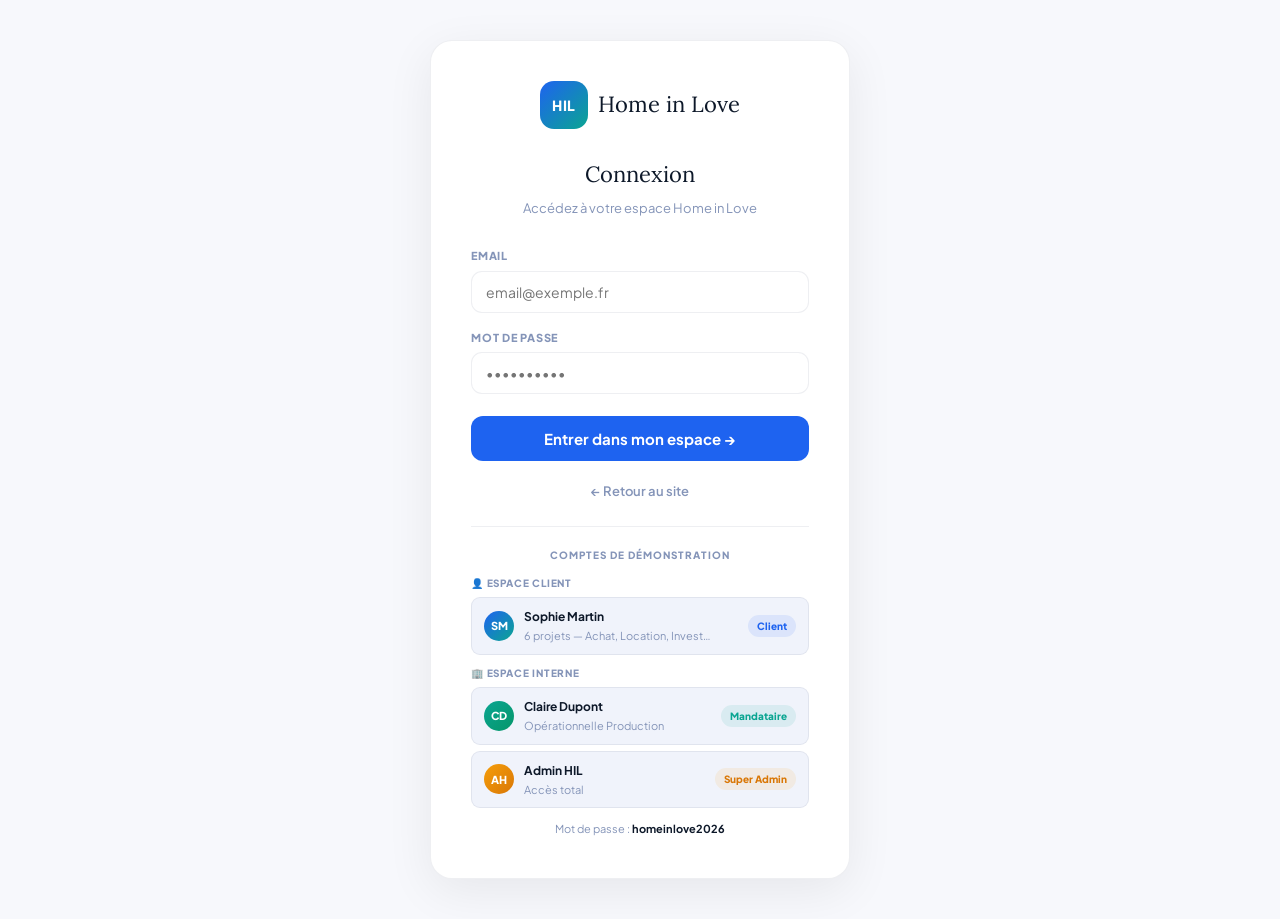
<file: dashboard.html>
<!DOCTYPE html>
<html lang="fr">
<head>
<meta charset="UTF-8">
<meta name="viewport" content="width=device-width, initial-scale=1.0">
<title>Mon Plan de Vol — Home in Love</title>
<link rel="preconnect" href="https://fonts.googleapis.com">
<link rel="preconnect" href="https://fonts.gstatic.com" crossorigin>
<link href="https://fonts.googleapis.com/css2?family=Lora:ital,wght@0,400;0,600;1,400&family=Plus+Jakarta+Sans:wght@400;600;700;800&display=swap" rel="stylesheet">
<link rel="stylesheet" href="css/base.css">
<link rel="stylesheet" href="css/dashboard.css">
</head>
<body>

<!-- ═══════════════════════════════════════════════════════ NAVBAR ══ -->
<nav class="navbar">
  <div class="nav-inner">
    <a href="index.html" class="logo">
      <span class="logo-mark">HIL</span>
      <span class="logo-text">Home in Love</span>
    </a>
    <div class="nav-user">
      <div class="nav-avatar" id="navAvatar">—</div>
      <div class="nav-user-info">
        <div class="nav-user-name" id="navName">—</div>
        <div class="nav-user-role">Client</div>
      </div>
    </div>
    <div class="nav-right">
      <button class="btn-hamburger" id="btnHamburger" onclick="toggleSidebar()" title="Mes projets">☰</button>
      <button class="btn-logout" onclick="authLogout()">Déconnexion</button>
    </div>
  </div>
</nav>
<script>
function toggleSidebar() {
  var s = document.querySelector('.dash-sidebar');
  if (s) s.classList.toggle('open');
}
function initResponsive() {
  var btn = document.getElementById('btnHamburger');
  if (!btn) return;
  btn.style.display = window.innerWidth < 768 ? 'flex' : 'none';
}
window.addEventListener('resize', initResponsive);
document.addEventListener('DOMContentLoaded', initResponsive);
</script>

<!-- ══════════════════════════════════════════ ONBOARDING BANNER ══ -->
<div class="onboarding-banner" id="onboardingBanner" style="display:none">
  <div class="onboarding-content">
    <div class="onboarding-icon">🗺️</div>
    <div>
      <div class="onboarding-title">Bienvenue sur votre Plan de Vol</div>
      <div class="onboarding-text">Home in Love coordonne votre projet immobilier de A à Z, avec transparence et rigueur. Suivez chaque étape, accédez à vos documents et échangez avec votre expert — tout en un seul endroit.</div>
    </div>
  </div>
  <button class="onboarding-close" onclick="closeOnboarding()">✕</button>
</div>

<!-- Overlay mobile sidebar -->
<div class="sidebar-overlay" id="sidebarOverlay" onclick="closeSidebar()"></div>


<!-- ══════════════════════════════════════════ NUDGE RETARD ══ -->
<div class="nudge-banner" id="nudgeBanner">
  <div class="nudge-banner-icon">⚠️</div>
  <div class="nudge-banner-text"><strong>Attention :</strong> <span id="nudgeText">Votre retard décale la date de signature finale.</span></div>
  <button class="nudge-close" onclick="document.getElementById('nudgeBanner').style.display='none'">✕</button>
</div>

<!-- ════════════════════════════════════════════════ APP SHELL ══ -->
<div class="app-shell">

  <!-- SIDEBAR -->
  <aside class="dash-sidebar">
    <div class="sidebar-section">
      <div class="sidebar-section-label">Mes projets</div>
    </div>
    <div class="project-list" id="sidebarProjectList"></div>
    <div class="sidebar-footer">
      <button class="btn btn-primary btn-sm w-full" onclick="openNewProject()">＋ Nouveau projet</button>
    </div>
  </aside>

  <!-- MAIN -->
  <main class="dash-main">

    <!-- PROJECT HEADER -->
    <div class="proj-header">
      <div class="proj-header-top">
        <div class="proj-header-left">
          <div class="proj-header-badge" id="projBadge">—</div>
          <div class="proj-header-offre" id="projOffreBadge">—</div>
        </div>
        <div class="proj-header-ctas">
          <button class="btn-cta-expert" onclick="openExpertModal()">📞 Appeler mon expert</button>
          <button class="btn-cta-deleguer" id="ctaDeleguer" style="display:none" onclick="openDeleguerModal()">🤝 Tout déléguer</button>
        </div>
      </div>
      <div class="proj-header-title" id="projTitle">—</div>
      <div class="proj-header-meta">
        <span>📍 <span id="projAdresse">—</span></span>
        <span>🎯 <span id="projObjectif">—</span></span>
        <span>⏰ <span id="projDeadline">—</span></span>
      </div>
      <div class="proj-progress-row">
        <span>Avancement du projet</span>
        <span id="projProgressPct">0/7 · 0%</span>
      </div>
      <div class="proj-progress-bar">
        <div class="proj-progress-fill" id="projProgressFill" style="width:0%"></div>
      </div>
    </div>

    <!-- TABS -->
    <div class="dash-tabs">
      <button class="dash-tab active" data-tab="tab-projet">🗺️ Mon Projet</button>
      <button class="dash-tab" data-tab="tab-documents">📁 Documents</button>
      <button class="dash-tab" data-tab="tab-prestataires">👷 Prestataires</button>
      <button class="dash-tab" data-tab="tab-messagerie">💬 Messagerie</button>
    </div>

    <!-- TAB: MON PROJET -->
    <div class="tab-pane active" id="tab-projet">
      <div id="projetContent">
        <div class="loading-state">Chargement…</div>
      </div>
    </div>

    <!-- TAB: DOCUMENTS -->
    <div class="tab-pane" id="tab-documents">
      <div id="docsContent">
        <div class="loading-state">Chargement…</div>
      </div>
    </div>

    <!-- TAB: PRESTATAIRES -->
    <div class="tab-pane" id="tab-prestataires">
      <div id="prestContent">
        <div class="loading-state">Chargement…</div>
      </div>
    </div>

    <!-- TAB: MESSAGERIE -->
    <div class="tab-pane" id="tab-messagerie">
      <div id="msgContent">
        <div class="loading-state">Chargement…</div>
      </div>
    </div>

  </main>
</div>

<!-- ══════════════════════════════════════ MODAL EXPERTISE ══ -->
<div class="modal-overlay" id="expertiseModal" onclick="closeModalOutside(event,'expertiseModal')">
  <div class="modal-box">
    <div class="modal-expertise-icon" id="expertiseModalIcon">⚖️</div>
    <div class="modal-title" id="expertiseModalTitle">Risque Détecté</div>
    <div class="modal-desc" id="expertiseModalDesc">—</div>
    <div class="modal-price"><span id="expertiseModalPrix">590</span> <span class="modal-price-note">TTC · paiement sécurisé Stripe</span></div>
    <button class="btn-modal-primary" id="expertiseModalBtn">Activer mon Expertise 🔒</button>
    <button class="btn-modal-secondary" onclick="closeModal('expertiseModal')">Annuler</button>
  </div>
</div>

<!-- ══════════════════════════════════════ MODAL DÉLÉGUER ══ -->
<div class="modal-overlay" id="deleguerModal" onclick="closeModalOutside(event,'deleguerModal')">
  <div class="modal-box">
    <div class="modal-expertise-icon">🤝</div>
    <div class="modal-title">Délégation Totale</div>
    <div class="modal-desc">Confiez l'exécution complète de votre projet à Home in Love. Nous gérons tout, vous validez les étapes clés. Honoraires au résultat — 3% du montant de la transaction.</div>
    <div class="modal-price">3% <span class="modal-price-note">du montant · au résultat uniquement</span></div>
    <button class="btn-modal-primary" onclick="closeModal('deleguerModal')">→ Activer le Mandat</button>
    <button class="btn-modal-secondary" onclick="closeModal('deleguerModal')">Annuler</button>
  </div>
</div>

<!-- ══════════════════════════════════════ MODAL EXPERT ══ -->
<div class="modal-overlay" id="expertModal" onclick="closeModalOutside(event,'expertModal')">
  <div class="modal-box">
    <div class="modal-expertise-icon">📞</div>
    <div class="modal-title">Contacter votre expert</div>
    <div class="modal-desc">Votre experte dédiée : <strong>Claire Dupont</strong><br>Disponible du lundi au vendredi, 9h–18h.</div>
    <div style="margin:16px 0;text-align:center">
      <div style="font-size:18px;font-weight:700">+33 6 98 76 54 32</div>
      <div style="font-size:13px;color:var(--muted);margin-top:4px"><a href="/cdn-cgi/l/email-protection" class="__cf_email__" data-cfemail="a6c9d6d5e6cec9cbc3cfc8cac9d0c388c0d4">[email&#160;protected]</a></div>
    </div>
    <button class="btn-modal-primary" onclick="closeModal('expertModal')">Fermer</button>
  </div>
</div>

<!-- BARRE NAVIGATION MOBILE -->
<div class="mobile-project-bar" id="mobileProjectBar" style="display:none">
  <select class="mobile-project-select" id="mobileProjectSelect" onchange="switchProject(this.value)"></select>
  <button class="mobile-new-btn" onclick="openNewProject()">＋</button>
</div>


<!-- ══════════════════════════════════════════ MODAL COFFRE-FORT ══ -->
<div class="modal-overlay" id="coffreFortModal" onclick="closeModalOutside(event,'coffreFortModal')">
  <div class="modal-box modal-coffre">
    <div class="modal-expertise-icon">🗄️</div>
    <div class="modal-title">Maintenir votre Conformité Légale</div>
    <div class="modal-desc">Votre projet est clôturé. Maintenez l'accès à votre Carnet d'Information Logement certifié. En cas de contrôle ou de revente, votre carnet est prêt, certifié et accessible 24h/24. Ne perdez plus jamais une facture de garantie décennale.</div>
    <div class="modal-price">25 € <span class="modal-price-note">/ an · tacite reconduction · Stripe</span></div>
    <button class="btn-modal-primary" onclick="closeModal('coffreFortModal')">Maintenir mon accès CIL — 25€/an</button>
    <button class="btn-modal-secondary" onclick="closeModal('coffreFortModal')">Pas maintenant</button>
  </div>
</div>

<script src="js/auth.js"></script>
<script src="js/dashboard.js"></script>
</body>
</html>
</file>
<file: css/base.css>
/* ─── VARIABLES ──────────────────────────────────────────────────────────── */
:root {
  --accent:   #1e63f0;
  --accent-l: rgba(30,99,240,0.09);
  --teal:     #0ba592;
  --teal-l:   rgba(11,165,146,0.09);
  --gold:     #c47a00;
  --gold-l:   rgba(196,122,0,0.09);
  --green:    #16a34a;
  --green-l:  rgba(22,163,74,0.09);
  --purple:   #7c3aed;
  --purple-l: rgba(124,58,237,0.09);
  --red:      #e02424;

  /* Light theme */
  --bg:      #f7f8fc;
  --surf:    #ffffff;
  --surf2:   #f0f3fb;
  --surf3:   #e6eaf7;
  --border:  rgba(15,30,80,0.07);
  --text:    #0d1829;
  --muted:   #8494b8;
  --shadow:  rgba(0,0,0,0.07);
}

body.dark {
  --bg:      #08111e;
  --surf:    #101826;
  --surf2:   #19243a;
  --surf3:   #212d45;
  --border:  rgba(255,255,255,0.06);
  --text:    #dde4f8;
  --muted:   #4e6080;
  --shadow:  rgba(0,0,0,0.3);
}

/* ─── RESET ──────────────────────────────────────────────────────────────── */
*, *::before, *::after { box-sizing: border-box; margin: 0; padding: 0; }
html { scroll-behavior: smooth; }
body {
  font-family: 'Plus Jakarta Sans', sans-serif;
  background: var(--bg);
  color: var(--text);
  transition: background 0.35s, color 0.35s;
  line-height: 1.6;
}
a { text-decoration: none; color: inherit; }
button { font-family: inherit; cursor: pointer; }
img { max-width: 100%; }
::-webkit-scrollbar { width: 5px; }
::-webkit-scrollbar-thumb { background: var(--surf3); border-radius: 3px; }

/* ─── TYPOGRAPHY ─────────────────────────────────────────────────────────── */
.lora { font-family: 'Lora', serif; }
h1, h2, h3 { font-family: 'Lora', serif; line-height: 1.15; }
h1 { font-size: clamp(32px, 5vw, 58px); font-weight: 600; }
h2 { font-size: clamp(24px, 3.5vw, 38px); font-weight: 600; }
h3 { font-size: 16px; font-weight: 700; font-family: 'Plus Jakarta Sans', sans-serif; }

.text-accent  { color: var(--accent); }
.text-teal    { color: var(--teal); }
.text-gold    { color: var(--gold); }
.text-green   { color: var(--green); }
.text-purple  { color: var(--purple); }
.text-muted   { color: var(--muted); }
.text-center  { text-align: center; }

.gradient-text {
  background: linear-gradient(135deg, var(--accent) 0%, var(--teal) 100%);
  -webkit-background-clip: text;
  -webkit-text-fill-color: transparent;
  background-clip: text;
}

/* ─── LAYOUT ─────────────────────────────────────────────────────────────── */
.container {
  max-width: 1160px;
  margin: 0 auto;
  padding: 0 24px;
}
.section { padding: 72px 0; }
.section-tinted { background: var(--surf2); }

/* ─── CARD ───────────────────────────────────────────────────────────────── */
.card {
  background: var(--surf);
  border: 1px solid var(--border);
  border-radius: 18px;
  transition: box-shadow 0.22s, transform 0.22s;
}
.card-lift:hover {
  transform: translateY(-3px);
  box-shadow: 0 14px 40px var(--shadow);
}

/* ─── BUTTONS ────────────────────────────────────────────────────────────── */
.btn {
  display: inline-flex;
  align-items: center;
  justify-content: center;
  gap: 6px;
  border: none;
  border-radius: 12px;
  font-weight: 700;
  font-size: 14px;
  padding: 11px 22px;
  cursor: pointer;
  transition: all 0.18s;
  letter-spacing: -0.01em;
  white-space: nowrap;
}
.btn-sm  { padding: 8px 16px; font-size: 13px; border-radius: 10px; }
.btn-lg  { padding: 14px 30px; font-size: 15px; }
.w-full  { width: 100%; justify-content: center; }

.btn-primary {
  background: var(--accent);
  color: #fff;
}
.btn-primary:hover {
  filter: brightness(1.1);
  transform: translateY(-1px);
  box-shadow: 0 8px 24px rgba(30,99,240,0.4);
}

.btn-teal {
  background: var(--teal);
  color: #fff;
}
.btn-teal:hover {
  filter: brightness(1.08);
  transform: translateY(-1px);
  box-shadow: 0 8px 24px rgba(11,165,146,0.4);
}

.btn-outline {
  background: transparent;
  color: var(--text);
  border: 1.5px solid var(--border);
}
.btn-outline:hover {
  background: var(--surf2);
  border-color: var(--muted);
}

.btn-ghost {
  background: transparent;
  color: var(--muted);
  border: none;
  font-size: 13px;
  font-weight: 600;
  padding: 6px 10px;
  border-radius: 8px;
}
.btn-ghost:hover { background: var(--surf2); color: var(--text); }

/* ─── NAVBAR ─────────────────────────────────────────────────────────────── */
.navbar {
  position: sticky;
  top: 0;
  z-index: 100;
  background: rgba(var(--bg-rgb, 247,248,252), 0.88);
  backdrop-filter: blur(22px);
  border-bottom: 1px solid var(--border);
  transition: background 0.35s;
}
body.dark .navbar { background: rgba(8,17,30,0.9); }
body.light .navbar { background: rgba(247,248,252,0.9); }

.nav-inner {
  max-width: 1160px;
  margin: 0 auto;
  padding: 0 24px;
  height: 60px;
  display: flex;
  align-items: center;
  gap: 16px;
}

.logo {
  display: flex;
  align-items: center;
  gap: 9px;
  flex-shrink: 0;
}
.logo-mark {
  width: 32px;
  height: 32px;
  border-radius: 9px;
  background: linear-gradient(135deg, var(--accent), var(--teal));
  display: flex;
  align-items: center;
  justify-content: center;
  color: #fff;
  font-size: 16px;
  font-weight: 800;
  overflow: hidden;
}
.logo-mark img { width: 100%; height: 100%; object-fit: cover; }
.logo-text {
  font-family: 'Lora', serif;
  font-size: 19px;
  color: var(--text);
}

.nav-links {
  display: flex;
  align-items: center;
  gap: 2px;
  flex: 1;
  justify-content: center;
}
.nav-link {
  background: transparent;
  border: none;
  padding: 8px 14px;
  border-radius: 10px;
  font-weight: 600;
  font-size: 13px;
  color: var(--muted);
  cursor: pointer;
  transition: all 0.18s;
  text-decoration: none;
  white-space: nowrap;
}
.nav-link:hover, .nav-link.active { color: var(--accent); background: var(--accent-l); }

.nav-right { display: flex; align-items: center; gap: 10px; flex-shrink: 0; }

.btn-theme {
  background: var(--surf2);
  border: 1px solid var(--border);
  border-radius: 9px;
  padding: 6px 10px;
  font-size: 15px;
  cursor: pointer;
  transition: all 0.2s;
}
.btn-theme:hover { background: var(--surf3); }

.nav-burger { display: none; background: none; border: none; font-size: 22px; color: var(--text); cursor: pointer; }

.nav-mobile {
  display: none;
  flex-direction: column;
  border-top: 1px solid var(--border);
  padding: 8px 16px 12px;
}
.nav-mobile.open { display: flex; }
.nav-mobile-link {
  padding: 10px 8px;
  font-weight: 600;
  font-size: 14px;
  color: var(--text);
  border-bottom: 1px solid var(--border);
  text-decoration: none;
}
.nav-mobile-link:last-child { border: none; }

@media (max-width: 768px) {
  .nav-links, .nav-right { display: none; }
  .nav-burger { display: block; margin-left: auto; }
}

/* ─── SECTION HEADER ─────────────────────────────────────────────────────── */
.section-header { text-align: center; margin-bottom: 48px; }
.section-label {
  font-size: 11px;
  font-weight: 800;
  text-transform: uppercase;
  letter-spacing: 0.09em;
  margin-bottom: 10px;
}
.section-title { color: var(--text); margin-bottom: 8px; }
.section-sub { color: var(--muted); font-size: 15px; }

/* ─── GRIDS ──────────────────────────────────────────────────────────────── */
.grid-2 { display: grid; grid-template-columns: 1fr 1fr; gap: 20px; }
.grid-3 { display: grid; grid-template-columns: repeat(3, 1fr); gap: 20px; }
.grid-4 { display: grid; grid-template-columns: repeat(4, 1fr); gap: 16px; }

@media (max-width: 1024px) { .grid-4 { grid-template-columns: repeat(2, 1fr); } }
@media (max-width: 768px)  { .grid-3, .grid-2 { grid-template-columns: 1fr; } }
@media (max-width: 640px)  { .grid-4 { grid-template-columns: 1fr; } }

/* ─── BADGES & TAGS ──────────────────────────────────────────────────────── */
.badge {
  display: inline-flex;
  align-items: center;
  padding: 3px 10px;
  border-radius: 100px;
  font-size: 11px;
  font-weight: 800;
  letter-spacing: 0.02em;
}
.badge-green { background: var(--green-l); color: var(--green); border: 1px solid rgba(22,163,74,0.2); }
.badge-teal  { background: var(--teal-l);  color: var(--teal);  border: 1px solid rgba(11,165,146,0.2); }
.badge-gold  { background: var(--gold-l);  color: var(--gold);  border: 1px solid rgba(196,122,0,0.2); }
.badge-accent{ background: var(--accent-l);color: var(--accent);border: 1px solid rgba(30,99,240,0.2); }

.tag {
  display: inline-flex;
  align-items: center;
  padding: 3px 9px;
  border-radius: 100px;
  font-size: 11px;
  font-weight: 700;
}
.tag-accent { background: var(--accent-l); color: var(--accent); }
.tag-teal   { background: var(--teal-l);   color: var(--teal); }
.tag-gold   { background: var(--gold-l);   color: var(--gold); }
.tag-purple { background: var(--purple-l); color: var(--purple); }
.tag { background: var(--surf2); color: var(--muted); }

/* ─── ICON BACKGROUNDS ───────────────────────────────────────────────────── */
.accent-bg { background: var(--accent-l); }
.teal-bg   { background: var(--teal-l); }
.gold-bg   { background: var(--gold-l); }
.purple-bg { background: var(--purple-l); }

/* ─── PROGRESS BAR ───────────────────────────────────────────────────────── */
.progress-bar {
  height: 6px;
  background: var(--surf3);
  border-radius: 100px;
  overflow: hidden;
}
.progress-fill {
  height: 100%;
  background: linear-gradient(90deg, var(--accent), var(--teal));
  border-radius: 100px;
  transition: width 0.6s cubic-bezier(.22,1,.36,1);
}

/* ─── FORMS ──────────────────────────────────────────────────────────────── */
input, textarea, select {
  background: var(--surf2);
  border: 1.5px solid var(--border);
  border-radius: 11px;
  padding: 11px 14px;
  font-size: 14px;
  color: var(--text);
  width: 100%;
  outline: none;
  transition: border 0.2s;
  font-family: inherit;
}
input:focus, textarea:focus, select:focus {
  border-color: var(--accent);
  box-shadow: 0 0 0 3px rgba(30,99,240,0.12);
}
select { appearance: none; cursor: pointer; }
label {
  display: block;
  font-size: 11px;
  font-weight: 800;
  color: var(--muted);
  margin-bottom: 5px;
  text-transform: uppercase;
  letter-spacing: 0.07em;
}
textarea { resize: vertical; }

/* ─── MODAL ──────────────────────────────────────────────────────────────── */
.modal-bg {
  position: fixed;
  inset: 0;
  background: rgba(0,0,0,0.55);
  backdrop-filter: blur(10px);
  z-index: 300;
  display: flex;
  align-items: center;
  justify-content: center;
  animation: fadeIn 0.2s;
}
.modal-bg[hidden] { display: none; }

.modal-box {
  background: var(--surf);
  border-radius: 22px;
  padding: 32px;
  width: 92%;
  max-width: 500px;
  border: 1px solid var(--border);
  animation: modalUp 0.28s cubic-bezier(.22,1,.36,1);
  max-height: 90vh;
  overflow-y: auto;
}

.modal-header {
  display: flex;
  justify-content: space-between;
  align-items: flex-start;
  margin-bottom: 20px;
  gap: 12px;
}
.modal-title { font-size: 20px; color: var(--text); margin-bottom: 4px; }
.modal-sub   { font-size: 13px; color: var(--muted); }
.modal-tag   { display: inline-block; padding: 3px 10px; border-radius: 7px; font-size: 11px; font-weight: 800; text-transform: uppercase; letter-spacing: 0.06em; margin-bottom: 8px; }

.modal-close {
  background: var(--surf2);
  border: none;
  border-radius: 8px;
  padding: 6px 10px;
  font-size: 16px;
  color: var(--muted);
  cursor: pointer;
  flex-shrink: 0;
  transition: all 0.15s;
}
.modal-close:hover { background: var(--surf3); color: var(--text); }

.modal-notice {
  background: var(--accent-l);
  border: 1px solid rgba(30,99,240,0.2);
  border-radius: 11px;
  padding: 10px 14px;
  font-size: 13px;
  color: var(--accent);
  font-weight: 600;
  margin-bottom: 20px;
}

.modal-form { display: flex; flex-direction: column; gap: 16px; }
.form-row { display: grid; grid-template-columns: 1fr 1fr; gap: 12px; }
.form-group { display: flex; flex-direction: column; }
.form-note { text-align: center; font-size: 11px; color: var(--muted); margin-top: -8px; }

@media (max-width: 520px) { .form-row { grid-template-columns: 1fr; } }

.form-success {
  text-align: center;
  padding: 20px 0;
}
.success-icon { font-size: 52px; margin-bottom: 12px; }
.form-success h3 { font-size: 22px; color: var(--text); margin-bottom: 8px; }
.form-success p  { color: var(--muted); font-size: 14px; }

/* ─── FOOTER ─────────────────────────────────────────────────────────────── */
.footer {
  border-top: 1px solid var(--border);
  padding: 28px 0;
  margin-top: 40px;
}
.footer-links {
  display: flex;
  justify-content: center;
  gap: 20px;
  flex-wrap: wrap;
  margin-bottom: 12px;
}
.footer-links a {
  font-size: 13px;
  color: var(--muted);
  font-weight: 600;
  transition: color 0.18s;
}
.footer-links a:hover { color: var(--text); }
.footer-copy { text-align: center; font-size: 12px; color: var(--muted); }

/* ─── ANIMATIONS ─────────────────────────────────────────────────────────── */
@keyframes fadeIn  { from { opacity: 0; } to { opacity: 1; } }
@keyframes modalUp { from { transform: translateY(36px); opacity: 0; } to { transform: translateY(0); opacity: 1; } }
@keyframes slideIn { from { opacity: 0; transform: translateY(14px); } to { opacity: 1; transform: translateY(0); } }
@keyframes pulse   { 0%,100%{box-shadow:0 0 0 0 rgba(30,99,240,0.4)} 50%{box-shadow:0 0 0 8px rgba(30,99,240,0)} }

.anim-in { animation: slideIn 0.32s cubic-bezier(.22,1,.36,1); }

/* ─── UTILS ──────────────────────────────────────────────────────────────── */
.link-accent { color: var(--accent); font-weight: 700; text-decoration: underline; }
.link-accent:hover { opacity: 0.8; }

.logo-mark { width:36px;height:36px;border-radius:50%;overflow:hidden;display:flex;align-items:center;justify-content:center; }
.logo-mark img { width:100%;height:100%;object-fit:cover; }
.logo-img { width:36px;height:36px;border-radius:50%;object-fit:cover;flex-shrink:0; }
</file>
<file: css/dashboard.css>
/* ═══════════════════════════════════════════════════════════════════════════
   dashboard.css — Home in Love | Plan de Vol Client
   Requires: base.css + Plus Jakarta Sans + Lora
   ═══════════════════════════════════════════════════════════════════════════ */

/* ─── APP SHELL ─────────────────────────────────────────────────────────── */
.app-shell { display:flex; min-height:calc(100vh - 60px); }

/* ─── NAVBAR ─────────────────────────────────────────────────────────────── */
.navbar {
  position:sticky; top:0; z-index:100;
  background:rgba(247,248,252,0.96);
  backdrop-filter:blur(20px);
  border-bottom:1px solid var(--border);
}
body.dark .navbar { background:rgba(8,17,30,0.96); }
.nav-inner { padding:0 24px; height:60px; display:flex; align-items:center; gap:14px; }
.logo { display:flex; align-items:center; gap:9px; text-decoration:none; }
.logo-mark {
  width:32px; height:32px; border-radius:9px;
  background:linear-gradient(135deg,var(--accent),var(--teal));
  display:flex; align-items:center; justify-content:center;
  color:#fff; font-size:11px; font-weight:800; letter-spacing:.5px;
}
.logo-text { font-family:'Lora',serif; font-size:18px; color:var(--text); }
.nav-user { display:flex; align-items:center; gap:8px; margin-left:auto; }
.nav-avatar {
  width:32px; height:32px; border-radius:50%;
  background:linear-gradient(135deg,var(--accent),var(--teal));
  display:flex; align-items:center; justify-content:center;
  color:#fff; font-size:11px; font-weight:800;
}
.nav-user-name { font-size:13px; font-weight:700; color:var(--text); }
.nav-user-role { font-size:11px; color:var(--muted); }
.nav-right { display:flex; align-items:center; gap:8px; }
.btn-logout {
  background:transparent; border:1.5px solid var(--border);
  border-radius:9px; padding:6px 14px; font-size:12px;
  font-weight:700; color:var(--muted); cursor:pointer; transition:all .15s;
}
.btn-logout:hover { color:var(--red); border-color:var(--red); }

/* ─── ONBOARDING BANNER ─────────────────────────────────────────────────── */
.onboarding-banner {
  display:flex; align-items:flex-start; gap:16px;
  background:linear-gradient(135deg,rgba(30,99,240,.06),rgba(11,165,146,.06));
  border-bottom:1px solid var(--border);
  padding:16px 24px;
}
.onboarding-content { display:flex; align-items:flex-start; gap:14px; flex:1; }
.onboarding-icon { font-size:28px; flex-shrink:0; margin-top:2px; }
.onboarding-title { font-weight:700; font-size:15px; color:var(--text); margin-bottom:4px; }
.onboarding-text { font-size:13px; color:var(--muted); line-height:1.5; }
.onboarding-close {
  background:transparent; border:none; font-size:18px; color:var(--muted);
  cursor:pointer; padding:4px; line-height:1;
}

/* ─── SIDEBAR ────────────────────────────────────────────────────────────── */
.dash-sidebar {
  width:256px; flex-shrink:0; background:var(--surf);
  border-right:1px solid var(--border);
  display:flex; flex-direction:column;
  position:sticky; top:60px;
  height:calc(100vh - 60px); overflow-y:auto;
}
.sidebar-section { padding:14px 16px 10px; border-bottom:1px solid var(--border); }
.sidebar-section-label {
  font-size:10px; font-weight:800; text-transform:uppercase;
  letter-spacing:.1em; color:var(--muted);
}
.project-list { padding:4px 0; flex:1; }
.project-item {
  display:flex; align-items:flex-start; gap:10px;
  padding:10px 16px; cursor:pointer;
  border-left:3px solid transparent;
  transition:all .15s;
}
.project-item:hover { background:var(--surf2); }
.project-item.active { border-left-color:var(--accent); background:var(--accent-l); }
.project-item.active .proj-item-name { color:var(--accent); }
.proj-type-dot { width:8px; height:8px; border-radius:50%; flex-shrink:0; margin-top:5px; }
.proj-item-name { font-size:13px; font-weight:600; line-height:1.3; color:var(--text); }
.proj-item-meta { font-size:11px; color:var(--muted); margin-top:2px; }
.proj-item-phase { font-size:10px; color:var(--accent); margin-top:3px; font-weight:600; }
.sidebar-footer { padding:12px 16px; border-top:1px solid var(--border); margin-top:auto; }

/* ─── BUTTONS GÉNÉRAUX ───────────────────────────────────────────────────── */
.btn { display:inline-flex; align-items:center; justify-content:center; gap:6px; border:none; cursor:pointer; font-family:inherit; transition:all .15s; }
.btn-primary { background:var(--accent); color:#fff; border-radius:10px; font-weight:700; font-size:13px; padding:9px 16px; }
.btn-primary:hover { opacity:.88; }
.btn-sm { padding:7px 12px; font-size:12px; }
.w-full { width:100%; }

/* ─── MAIN ───────────────────────────────────────────────────────────────── */
.dash-main { flex:1; overflow:hidden; display:flex; flex-direction:column; }

/* ─── PROJECT HEADER ─────────────────────────────────────────────────────── */
.proj-header {
  background:var(--surf); border-bottom:1px solid var(--border);
  padding:20px 28px 16px;
}
.proj-header-top { display:flex; align-items:center; justify-content:space-between; margin-bottom:10px; }
.proj-header-left { display:flex; align-items:center; gap:10px; }
.proj-header-badge {
  display:inline-flex; align-items:center;
  padding:4px 12px; border-radius:100px;
  font-size:12px; font-weight:700;
}
.proj-header-offre {
  display:inline-flex; align-items:center;
  padding:4px 12px; border-radius:100px;
  font-size:11px; font-weight:700;
  background:rgba(11,165,146,.1); color:var(--teal);
  border:1px solid rgba(11,165,146,.2);
}
.proj-header-ctas { display:flex; gap:10px; }
.btn-cta-expert {
  background:var(--teal); color:#fff; border:none;
  border-radius:10px; padding:9px 16px; font-size:13px; font-weight:700;
  cursor:pointer; font-family:inherit; transition:opacity .15s;
}
.btn-cta-expert:hover { opacity:.88; }
.btn-cta-deleguer {
  background:var(--gold); color:#fff; border:none;
  border-radius:10px; padding:9px 16px; font-size:13px; font-weight:700;
  cursor:pointer; font-family:inherit; transition:opacity .15s;
}
.btn-cta-deleguer:hover { opacity:.88; }
.proj-header-title { font-family:'Lora',serif; font-size:22px; font-weight:600; color:var(--text); margin-bottom:8px; }
.proj-header-meta { display:flex; gap:20px; font-size:12px; color:var(--muted); flex-wrap:wrap; margin-bottom:12px; }
.proj-progress-row { display:flex; justify-content:space-between; font-size:12px; color:var(--muted); margin-bottom:6px; }
.proj-progress-bar { height:6px; background:var(--surf3); border-radius:3px; overflow:hidden; }
.proj-progress-fill { height:100%; background:linear-gradient(90deg,var(--accent),var(--teal)); border-radius:3px; transition:width .4s; }

/* ─── TABS ───────────────────────────────────────────────────────────────── */
.dash-tabs {
  display:flex; gap:0; border-bottom:1px solid var(--border);
  background:var(--surf); padding:0 24px;
  position:sticky; top:60px; z-index:10;
}
.dash-tab {
  background:transparent; border:none; border-bottom:2px solid transparent;
  padding:13px 18px; font-size:13px; font-weight:600; color:var(--muted);
  cursor:pointer; font-family:inherit; transition:all .15s; white-space:nowrap;
}
.dash-tab:hover { color:var(--text); }
.dash-tab.active { color:var(--accent); border-bottom-color:var(--accent); }

/* ─── TAB PANES ──────────────────────────────────────────────────────────── */
.tab-pane { display:none; padding:24px 28px; overflow-y:auto; }
.tab-pane.active { display:block; }
.loading-state { text-align:center; padding:60px; color:var(--muted); }

/* ═══════════════════════════════════════════════════════════════════════════
   ONGLET MON PROJET
   ═══════════════════════════════════════════════════════════════════════════ */

/* ── Barre de santé ── */
.sante-section { margin-bottom:28px; }
.sante-title { font-size:11px; font-weight:800; text-transform:uppercase; letter-spacing:.08em; color:var(--muted); margin-bottom:12px; }
.sante-grid { display:grid; grid-template-columns:repeat(5,1fr); gap:12px; }
@media (max-width:1100px) { .sante-grid { grid-template-columns:repeat(3,1fr); } }
.sante-card {
  background:var(--surf); border:1.5px solid var(--border);
  border-radius:14px; padding:14px; text-align:center;
  transition:all .2s;
}
.sante-card.sante-risk { border-color:rgba(224,36,36,.25); background:rgba(224,36,36,.03); }
.sante-card.sante-ok   { border-color:rgba(22,163,74,.25);  background:rgba(22,163,74,.03);  }
.sante-icon { font-size:24px; margin-bottom:6px; }
.sante-label { font-size:12px; font-weight:700; color:var(--text); margin-bottom:4px; }
.sante-status { font-size:11px; color:var(--muted); margin-bottom:8px; }
.sante-card.sante-risk .sante-status { color:var(--red); }
.sante-card.sante-ok  .sante-status  { color:var(--green); }
.btn-resoudre {
  background:var(--accent); color:#fff; border:none;
  border-radius:8px; padding:6px 14px; font-size:11px; font-weight:700;
  cursor:pointer; font-family:inherit; width:100%;
}

/* ── Plan de route ── */
.plan-section {
  background:var(--surf); border:1px solid var(--border);
  border-radius:16px; padding:20px 24px; margin-bottom:28px;
}
.plan-header { display:flex; justify-content:space-between; align-items:center; margin-bottom:20px; }
.plan-title { font-size:13px; font-weight:800; text-transform:uppercase; letter-spacing:.07em; color:var(--muted); }
.plan-step { font-size:13px; font-weight:700; color:var(--accent); }
.plan-steps { display:flex; align-items:center; gap:0; overflow-x:auto; padding-bottom:8px; }
.plan-step-item { display:flex; flex-direction:column; align-items:center; gap:8px; min-width:80px; }
.plan-step-dot {
  width:36px; height:36px; border-radius:50%;
  border:2px solid #ddd;
  display:flex; align-items:center; justify-content:center;
  font-size:13px; font-weight:700; color:#fff; flex-shrink:0;
  transition:all .2s;
}
.plan-step-label { font-size:10px; font-weight:600; color:var(--muted); text-align:center; line-height:1.3; max-width:72px; }
.plan-step-active .plan-step-label { color:var(--accent); font-weight:800; }
.plan-step-connector { flex:1; height:2px; background:var(--border); min-width:16px; }
.plan-action {
  display:flex; align-items:center; justify-content:space-between; gap:12px;
  background:rgba(30,99,240,.06); border:1px solid rgba(30,99,240,.15);
  border-radius:12px; padding:14px 18px; margin-top:16px;
}
.plan-action-text { font-size:13px; color:var(--text); }
.plan-alert {
  display:flex; align-items:center; justify-content:space-between; gap:12px;
  background:rgba(224,36,36,.06); border:1px solid rgba(224,36,36,.2);
  border-radius:12px; padding:14px 18px; margin-top:16px;
}
.plan-alert-text { font-size:13px; color:var(--text); }
.btn-debloquer {
  background:var(--accent); color:#fff; border:none;
  border-radius:10px; padding:9px 18px; font-size:12px; font-weight:700;
  cursor:pointer; font-family:inherit; white-space:nowrap; flex-shrink:0;
}

/* ── Timeline Parcours ── */
.timeline-section { }
.timeline-title { font-size:11px; font-weight:800; text-transform:uppercase; letter-spacing:.08em; color:var(--muted); margin-bottom:16px; }
.tl-phase {
  position:relative; padding-left:24px;
  border-left:2px solid var(--border);
  margin-bottom:28px;
}
.tl-phase-locked {
  border-left-color:rgba(224,36,36,.4);
  opacity:.85;
}
.tl-phase-header { display:flex; align-items:flex-start; gap:14px; margin-bottom:14px; padding-left:16px; }
.tl-phase-dot {
  width:14px; height:14px; border-radius:50%; flex-shrink:0;
  margin-top:3px; border:2px solid #fff;
  position:absolute; left:-8px; top:2px;
  box-shadow:0 0 0 2px var(--border);
}
.tl-phase-info { flex:1; }
.tl-phase-id { font-size:10px; font-weight:800; text-transform:uppercase; letter-spacing:.1em; color:var(--muted); margin-bottom:2px; }
.tl-phase-title { font-size:15px; font-weight:700; color:var(--text); margin-bottom:3px; }
.tl-phase-deadline { font-size:11px; color:var(--muted); }
.tl-phase-badge { padding:4px 12px; border-radius:100px; font-size:11px; font-weight:700; white-space:nowrap; }
.tl-locked-msg {
  margin-left:16px; padding:14px 16px;
  background:rgba(224,36,36,.05); border:1px solid rgba(224,36,36,.2);
  border-radius:12px; font-size:13px; color:var(--text);
  display:flex; align-items:center; justify-content:space-between; gap:12px; flex-wrap:wrap;
}
.btn-inline-expertise {
  background:var(--red); color:#fff; border:none;
  border-radius:9px; padding:8px 14px; font-size:12px; font-weight:700;
  cursor:pointer; font-family:inherit; white-space:nowrap;
}

/* Sous-missions */
.tl-missions { padding-left:16px; display:flex; flex-direction:column; gap:8px; margin-bottom:12px; }
.tl-mission {
  display:flex; align-items:flex-start; gap:12px;
  background:var(--surf); border:1px solid var(--border);
  border-radius:10px; padding:10px 14px;
}
.tl-mission-dot { width:8px; height:8px; border-radius:50%; flex-shrink:0; margin-top:5px; }
.tl-mission-body { flex:1; }
.tl-mission-title { font-size:13px; font-weight:600; color:var(--text); margin-bottom:4px; }
.tl-mission-meta { display:flex; align-items:center; gap:12px; flex-wrap:wrap; }
.tl-resp { font-size:11px; font-weight:700; padding:2px 8px; border-radius:100px; }
.resp-cabinet { background:rgba(30,99,240,.1); color:var(--accent); }
.resp-moi      { background:rgba(11,165,146,.1); color:var(--teal); }
.resp-presta   { background:rgba(124,58,237,.1); color:var(--purple); }
.tl-deadline { font-size:11px; color:var(--muted); }
.tl-mission-status { font-size:11px; font-weight:700; white-space:nowrap; }

/* Expertises CTA dans timeline */
.tl-expertises { padding-left:16px; display:flex; gap:8px; flex-wrap:wrap; margin-bottom:10px; }
.btn-expertise-cta {
  background:var(--surf2); border:1.5px solid var(--border);
  border-radius:9px; padding:7px 14px; font-size:12px; font-weight:700; color:var(--text);
  cursor:pointer; font-family:inherit; transition:all .15s;
}
.btn-expertise-cta:hover { border-color:var(--accent); color:var(--accent); background:var(--accent-l); }
.expertise-active-badge {
  display:inline-flex; align-items:center; gap:6px;
  background:rgba(22,163,74,.1); color:var(--green);
  border:1px solid rgba(22,163,74,.2);
  border-radius:9px; padding:7px 14px; font-size:12px; font-weight:700;
}

/* Bouton ajouter mission */
.btn-add-mission {
  margin-left:16px; background:transparent; border:1.5px dashed var(--border);
  border-radius:9px; padding:7px 14px; font-size:12px; font-weight:600; color:var(--muted);
  cursor:pointer; font-family:inherit; transition:all .15s;
}
.btn-add-mission:hover { border-color:var(--accent); color:var(--accent); }

/* CTA Délégation Totale */
.delegation-cta-block {
  background:linear-gradient(135deg,#0d1829,#1a2f55);
  border-radius:16px; padding:24px; text-align:center; margin-top:16px;
}
.delegation-cta-title { font-family:'Lora',serif; font-size:20px; color:#fff; margin-bottom:8px; }
.delegation-cta-sub { font-size:13px; color:rgba(255,255,255,.65); margin-bottom:18px; }
.btn-delegation {
  background:var(--gold); color:#fff; border:none;
  border-radius:12px; padding:12px 28px; font-size:14px; font-weight:700;
  cursor:pointer; font-family:inherit;
}

/* ═══════════════════════════════════════════════════════════════════════════
   ONGLET DOCUMENTS
   ═══════════════════════════════════════════════════════════════════════════ */
.docs-header-banner {
  background:linear-gradient(135deg,rgba(30,99,240,.05),rgba(11,165,146,.05));
  border:1px solid rgba(30,99,240,.12); border-radius:14px;
  padding:18px 20px; margin-bottom:24px;
}
.docs-banner-title { font-size:14px; font-weight:700; color:var(--text); margin-bottom:6px; }
.docs-banner-text { font-size:12px; color:var(--muted); line-height:1.6; }
.docs-section { margin-bottom:20px; }
.docs-section-title {
  font-size:10px; font-weight:800; text-transform:uppercase; letter-spacing:.1em;
  color:var(--accent); margin-bottom:8px;
}
.doc-row {
  display:flex; align-items:center; gap:12px;
  padding:11px 14px; background:var(--surf); border:1px solid var(--border);
  border-radius:10px; margin-bottom:6px;
}
.doc-check { font-size:16px; flex-shrink:0; }
.doc-label { flex:1; font-size:13px; color:var(--text); }
.doc-actions { display:flex; align-items:center; gap:8px; }
.doc-status { font-size:11px; font-weight:700; padding:3px 10px; border-radius:100px; }
.doc-recu   { background:rgba(22,163,74,.1);  color:var(--green); }
.doc-attente{ background:rgba(196,122,0,.1);  color:var(--gold);  }
.doc-btn-upload, .doc-btn-del {
  background:var(--surf2); border:1px solid var(--border);
  border-radius:7px; padding:5px 9px; font-size:13px; cursor:pointer;
  transition:all .15s;
}
.doc-btn-del:hover { background:rgba(224,36,36,.08); border-color:rgba(224,36,36,.2); }
.docs-upload-zone {
  border:2px dashed var(--border); border-radius:14px;
  padding:32px; text-align:center; cursor:pointer; transition:all .2s; margin-top:16px;
}
.docs-upload-zone:hover { border-color:var(--accent); background:var(--accent-l); }
.docs-upload-icon { font-size:28px; margin-bottom:8px; }
.docs-upload-label { font-size:13px; color:var(--muted); }

/* ═══════════════════════════════════════════════════════════════════════════
   ONGLET PRESTATAIRES
   ═══════════════════════════════════════════════════════════════════════════ */
.prest-grid { display:grid; grid-template-columns:repeat(auto-fill,minmax(260px,1fr)); gap:16px; }
.prest-card {
  background:var(--surf); border:1.5px solid var(--border);
  border-radius:16px; padding:20px; display:flex; flex-direction:column; gap:14px;
  transition:box-shadow .2s;
}
.prest-card:hover { box-shadow:0 4px 20px var(--shadow); }
.prest-card-expertise { border-color:rgba(30,99,240,.2); background:rgba(30,99,240,.02); }
.prest-header { display:flex; align-items:flex-start; gap:12px; }
.prest-avatar {
  width:40px; height:40px; border-radius:12px;
  background:var(--surf2); display:flex; align-items:center; justify-content:center;
  font-size:20px; flex-shrink:0;
}
.prest-name { font-size:15px; font-weight:700; color:var(--text); }
.prest-specialite { font-size:12px; color:var(--muted); margin-top:2px; }
.prest-contact { font-size:12px; color:var(--muted); display:flex; flex-direction:column; gap:4px; }
.prest-costs { display:flex; gap:16px; background:var(--surf2); border-radius:10px; padding:12px; }
.prest-cost-item { flex:1; }
.prest-cost-label { font-size:10px; font-weight:800; text-transform:uppercase; letter-spacing:.08em; color:var(--muted); margin-bottom:4px; }
.prest-cost-value { font-size:16px; font-weight:700; }
.prest-cost-value.engage { color:var(--red); }
.prest-cost-value.prev   { color:var(--accent); }
.prest-expertise-badge { display:flex; align-items:flex-start; gap:10px; }
.expertise-icon { font-size:24px; flex-shrink:0; }
.expertise-name { font-size:13px; font-weight:700; color:var(--text); margin-bottom:3px; }
.expertise-slogan { font-size:11px; color:var(--muted); font-style:italic; }
.btn-activer-expertise {
  background:var(--accent); color:#fff; border:none;
  border-radius:10px; padding:10px; font-size:13px; font-weight:700;
  cursor:pointer; font-family:inherit; width:100%; margin-top:auto;
}
.btn-activer-expertise:hover { opacity:.88; }
.prest-card-add {
  border:2px dashed var(--border); border-radius:16px; padding:40px 20px;
  display:flex; flex-direction:column; align-items:center; justify-content:center;
  cursor:pointer; transition:all .2s; gap:12px;
}
.prest-card-add:hover { border-color:var(--accent); background:var(--accent-l); }
.prest-add-icon { font-size:28px; color:var(--muted); }
.prest-add-label { font-size:13px; color:var(--muted); font-weight:600; }

/* ═══════════════════════════════════════════════════════════════════════════
   ONGLET MESSAGERIE
   ═══════════════════════════════════════════════════════════════════════════ */
.msg-toggle-row { display:flex; gap:8px; margin-bottom:16px; }
.msg-toggle {
  background:var(--surf2); border:1.5px solid var(--border);
  border-radius:10px; padding:8px 18px; font-size:13px; font-weight:600;
  color:var(--muted); cursor:pointer; font-family:inherit; transition:all .15s;
}
.msg-toggle.active { background:var(--accent); color:#fff; border-color:var(--accent); }
.msg-input-row { display:flex; gap:12px; align-items:flex-end; margin-bottom:20px; }
.msg-textarea {
  flex:1; border:1.5px solid var(--border); border-radius:12px;
  padding:12px 14px; font-size:13px; font-family:inherit; color:var(--text);
  background:var(--surf); resize:vertical; line-height:1.5;
}
.msg-textarea:focus { outline:none; border-color:var(--accent); }
.btn-add-msg {
  background:var(--accent); color:#fff; border:none;
  border-radius:10px; padding:10px 18px; font-size:13px; font-weight:700;
  cursor:pointer; font-family:inherit; white-space:nowrap;
}
.msg-list { display:flex; flex-direction:column; gap:10px; }
.msg-empty { text-align:center; padding:40px; color:var(--muted); font-size:13px; }
.msg-item {
  background:var(--surf); border:1px solid var(--border);
  border-radius:12px; padding:14px 16px; position:relative;
}
.msg-meta { display:flex; align-items:center; gap:10px; margin-bottom:6px; }
.msg-date { font-size:11px; color:var(--muted); }
.msg-auteur { font-size:11px; font-weight:700; color:var(--accent); }
.msg-text { font-size:13px; color:var(--text); line-height:1.6; }
.msg-del {
  position:absolute; top:10px; right:10px;
  background:transparent; border:none; font-size:14px;
  color:var(--muted); cursor:pointer; opacity:.5; transition:opacity .15s;
}
.msg-del:hover { opacity:1; color:var(--red); }

/* ═══════════════════════════════════════════════════════════════════════════
   MODALS
   ═══════════════════════════════════════════════════════════════════════════ */
.modal-overlay {
  display:none; position:fixed; inset:0; z-index:999;
  background:rgba(0,0,0,.5);
  align-items:center; justify-content:center;
  padding:24px;
}
.modal-overlay.open { display:flex; }
.modal-box {
  background:var(--surf); border-radius:20px;
  padding:32px; width:100%; max-width:440px;
  display:flex; flex-direction:column; align-items:center; gap:14px;
  text-align:center;
}
.modal-expertise-icon {
  width:60px; height:60px; border-radius:16px;
  background:var(--surf2); display:flex; align-items:center; justify-content:center;
  font-size:28px;
}
.modal-title { font-family:'Lora',serif; font-size:22px; font-weight:600; color:var(--text); }
.modal-desc { font-size:14px; color:var(--muted); line-height:1.6; }
.modal-price { font-size:28px; font-weight:800; color:var(--text); }
.modal-price-note { font-size:13px; font-weight:400; color:var(--muted); }
.btn-modal-primary {
  background:var(--accent); color:#fff; border:none;
  border-radius:12px; padding:14px; font-size:14px; font-weight:700;
  cursor:pointer; font-family:inherit; width:100%;
}
.btn-modal-primary:hover { opacity:.88; }
.btn-modal-secondary {
  background:transparent; border:1.5px solid var(--border);
  border-radius:12px; padding:12px; font-size:14px; font-weight:600;
  color:var(--muted); cursor:pointer; font-family:inherit; width:100%;
}

/* ═══════════════════════════════════════════════════════════════════════════
   RESPONSIVE
   ═══════════════════════════════════════════════════════════════════════════ */

/* ── Tablet (< 1024px) : sidebar réduite à icônes + dot ── */
@media (max-width:1023px) {
  .dash-sidebar {
    width:64px;
    overflow:visible;
  }
  .sidebar-section-label { display:none; }
  .proj-item-name,
  .proj-item-meta,
  .proj-item-phase { display:none; }
  .project-item {
    padding:10px 0;
    justify-content:center;
    gap:0;
  }
  .proj-type-dot {
    width:12px; height:12px; margin:0;
  }
  .sidebar-footer { padding:10px 8px; }
  .sidebar-footer .btn { font-size:0; padding:10px; border-radius:50%; width:40px; height:40px; }
  .sidebar-footer .btn::before { content:'＋'; font-size:18px; }

  /* Tooltip au survol */
  .project-item { position:relative; }
  .project-item:hover::after {
    content: attr(data-label);
    position:absolute; left:72px; top:50%; transform:translateY(-50%);
    background:var(--text); color:var(--surf);
    font-size:12px; font-weight:600; white-space:nowrap;
    padding:5px 10px; border-radius:8px; z-index:200;
    pointer-events:none;
  }

  /* Header adapté */
  .proj-header { padding:16px 20px 12px; }
  .proj-header-title { font-size:18px; }
  .proj-header-meta { gap:12px; font-size:11px; }
  .tab-pane { padding:20px; }
  .sante-grid { grid-template-columns:repeat(3,1fr); }
}

/* ── Mobile (< 768px) : sidebar cachée, hamburger ── */
@media (max-width:767px) {
  .app-shell { flex-direction:column; }

  .dash-sidebar {
    width:100%; height:auto; max-height:0;
    overflow:hidden; position:relative; top:0;
    border-right:none; border-bottom:1px solid var(--border);
    transition:max-height .3s ease;
    flex-shrink:0;
  }
  .dash-sidebar.open {
    max-height:400px;
    overflow-y:auto;
  }
  .project-list { display:flex; flex-direction:row; flex-wrap:nowrap; overflow-x:auto; padding:8px 8px; gap:6px; }
  .project-item {
    flex-direction:column; align-items:center; justify-content:center;
    min-width:80px; padding:8px; border-left:none;
    border-bottom:2px solid transparent; border-radius:10px;
    text-align:center; gap:4px;
  }
  .project-item.active { border-bottom-color:var(--accent); background:var(--accent-l); }
  .proj-item-name { font-size:11px; display:block; }
  .proj-item-meta { display:none; }
  .proj-item-phase { display:none; }
  .proj-type-dot { width:10px; height:10px; margin:0; }
  .sidebar-footer { display:none; }
  .sidebar-section { display:none; }

  /* Bouton hamburger dans la navbar */
  .btn-hamburger {
    display:flex; align-items:center; justify-content:center;
    background:var(--surf2); border:1.5px solid var(--border);
    border-radius:9px; width:36px; height:36px; font-size:18px;
    cursor:pointer; margin-right:8px; flex-shrink:0;
  }

  /* Header compact */
  .proj-header { padding:12px 16px; }
  .proj-header-top { flex-wrap:wrap; gap:8px; }
  .proj-header-title { font-size:16px; }
  .proj-header-meta { flex-direction:column; gap:4px; font-size:11px; }
  .proj-header-ctas { gap:6px; }
  .btn-cta-expert { font-size:11px; padding:7px 12px; }
  .btn-cta-deleguer { font-size:11px; padding:7px 12px; }

  /* Tabs scrollables */
  .dash-tabs { overflow-x:auto; padding:0 12px; gap:0; }
  .dash-tab { padding:12px 14px; font-size:12px; white-space:nowrap; }

  /* Tab pane */
  .tab-pane { padding:16px; }

  /* Barre de santé en colonne */
  .sante-grid { grid-template-columns:repeat(2,1fr); gap:8px; }
  .sante-card { padding:10px; }

  /* Plan de route scrollable */
  .plan-steps { overflow-x:auto; padding-bottom:12px; }
  .plan-step-item { min-width:64px; }
  .plan-step-label { font-size:9px; max-width:60px; }

  /* Timeline */
  .tl-phase { padding-left:16px; }
  .tl-mission { flex-wrap:wrap; gap:8px; }
  .tl-mission-status { width:100%; text-align:right; }

  /* Prestataires */
  .prest-grid { grid-template-columns:1fr; }

  /* Modals */
  .modal-box { padding:24px 20px; }
  .modal-title { font-size:18px; }
}

/* ── Très petit mobile (< 400px) ── */
@media (max-width:399px) {
  .sante-grid { grid-template-columns:1fr 1fr; }
  .proj-header-title { font-size:14px; }
  .nav-user-name { display:none; }
  .nav-user-role { display:none; }
}

/* ─── closeModalOutside helper ─── */

/* ═══════════════════════════════════════════════════════════════════════════
   RESPONSIVE
   ═══════════════════════════════════════════════════════════════════════════ */

/* ── Tablette (≤ 900px) — sidebar rétrécie en icônes ── */
@media (max-width: 900px) {
  .dash-sidebar {
    width: 56px;
    overflow: visible;
  }
  .sidebar-section-label,
  .proj-item-name,
  .proj-item-meta,
  .proj-item-phase,
  .sidebar-footer { display: none; }

  .project-item {
    padding: 10px 0;
    justify-content: center;
  }
  .proj-type-dot {
    width: 12px; height: 12px; margin: 0;
  }

  .nav-user-info,
  .nav-user-name,
  .nav-user-role { display: none; }

  .proj-header { padding: 14px 16px 12px; }
  .proj-header-title { font-size: 17px; }
  .proj-header-meta { gap: 10px; font-size: 11px; }
  .proj-header-ctas { gap: 8px; }
  .btn-cta-expert,
  .btn-cta-deleguer { padding: 7px 12px; font-size: 12px; }

  .dash-tabs { padding: 0 12px; overflow-x: auto; }
  .dash-tab  { padding: 12px 12px; font-size: 12px; }

  .tab-pane { padding: 16px 14px; }
  .sante-grid { grid-template-columns: repeat(2,1fr); }
  .prest-grid { grid-template-columns: 1fr; }
}

/* ── Mobile (≤ 600px) — sidebar cachée, nav bottom ── */
@media (max-width: 600px) {

  /* Sidebar complètement cachée */
  .dash-sidebar { display: none; }

  /* Navbar compacte */
  .nav-inner { padding: 0 14px; }
  .logo-text  { display: none; }

  /* Header projet compact */
  .proj-header { padding: 12px 14px 10px; }
  .proj-header-top { flex-wrap: wrap; gap: 8px; }
  .proj-header-title { font-size: 15px; }
  .proj-header-meta { flex-direction: column; gap: 4px; }
  .btn-cta-expert { font-size: 11px; padding: 6px 10px; }

  /* Tabs scrollables horizontalement */
  .dash-tabs {
    padding: 0 8px;
    gap: 0;
    overflow-x: auto;
    -webkit-overflow-scrolling: touch;
    scrollbar-width: none;
  }
  .dash-tabs::-webkit-scrollbar { display: none; }
  .dash-tab { padding: 11px 10px; font-size: 11px; white-space: nowrap; }

  /* Contenu */
  .tab-pane { padding: 12px 12px; }
  .sante-grid { grid-template-columns: 1fr 1fr; gap: 8px; }
  .sante-card { padding: 10px; }
  .plan-section { padding: 14px 14px; }
  .plan-steps { gap: 0; overflow-x: auto; padding-bottom: 12px; }
  .plan-step-item { min-width: 64px; }
  .plan-step-dot  { width: 28px; height: 28px; font-size: 11px; }
  .plan-step-label { font-size: 9px; max-width: 60px; }

  .tl-phase { padding-left: 16px; }
  .tl-phase-header { flex-wrap: wrap; gap: 8px; }
  .tl-phase-title { font-size: 13px; }
  .tl-mission { padding: 8px 10px; }
  .tl-mission-title { font-size: 12px; }

  .doc-row { flex-wrap: wrap; gap: 8px; }
  .doc-actions { width: 100%; justify-content: flex-end; }

  .prest-grid { grid-template-columns: 1fr; }
  .prest-card { padding: 14px; }

  .msg-input-row { flex-direction: column; }
  .btn-add-msg { width: 100%; }

  /* Navigation mobile en bas — projets accessibles via select */
  .mobile-project-bar {
    display: flex;
    position: fixed; bottom: 0; left: 0; right: 0; z-index: 50;
    background: var(--surf); border-top: 1px solid var(--border);
    padding: 8px 14px 12px;
    gap: 8px; align-items: center;
  }
  .mobile-project-select {
    flex: 1; border: 1.5px solid var(--border); border-radius: 9px;
    padding: 8px 12px; font-size: 13px; font-family: inherit;
    background: var(--surf); color: var(--text); cursor: pointer;
  }
  .mobile-new-btn {
    background: var(--accent); color: #fff; border: none;
    border-radius: 9px; padding: 8px 14px; font-size: 13px;
    font-weight: 700; cursor: pointer; white-space: nowrap;
  }

  /* Espace en bas pour la nav fixe */
  .app-shell { padding-bottom: 60px; }
}

/* ── Desktop large (≥ 1400px) — plus d'espace ── */
@media (min-width: 1400px) {
  .dash-sidebar { width: 280px; }
  .tab-pane { padding: 28px 36px; }
  .sante-grid { grid-template-columns: repeat(5,1fr); }
}

/* ═══════════════════════════════════════════════════════════════════════════
   RESPONSIVE
   ═══════════════════════════════════════════════════════════════════════════ */

/* ── Bouton hamburger (mobile) ── */
.nav-hamburger {
  display:none; background:transparent; border:1.5px solid var(--border);
  border-radius:9px; padding:6px 10px; font-size:18px; cursor:pointer;
  color:var(--text); line-height:1;
}

/* ── Overlay mobile ── */
.sidebar-overlay {
  display:none; position:fixed; inset:0; background:rgba(0,0,0,.45);
  z-index:49;
}
.sidebar-overlay.open { display:block; }

/* ─────────────────────────────────────────────────────────────────────────
   ÉCRAN MOYEN (768px – 1199px) : sidebar rétrécie à 64px
   ───────────────────────────────────────────────────────────────────────── */
@media (max-width:1199px) and (min-width:768px) {
  .dash-sidebar {
    width:64px;
    overflow:visible;
  }
  .sidebar-section { padding:10px 0; display:flex; justify-content:center; }
  .sidebar-section-label { display:none; }
  .sidebar-footer { padding:10px 0; display:flex; justify-content:center; }
  .sidebar-footer .btn { width:40px; height:40px; padding:0; font-size:18px; border-radius:12px; overflow:hidden; }
  .sidebar-footer .btn span { display:none; }

  /* Items sidebar — icône seule */
  .project-item {
    flex-direction:column; align-items:center; justify-content:center;
    padding:10px 0; gap:4px; position:relative;
  }
  .proj-type-dot { margin-top:0; width:10px; height:10px; }
  .proj-item-name { display:none; }
  .proj-item-meta { display:none; }
  .proj-item-phase { display:none; }

  /* Tooltip au hover */
  .project-item::after {
    content: attr(data-tooltip);
    position:absolute; left:70px; top:50%; transform:translateY(-50%);
    background:var(--text); color:var(--surf); font-size:11px; font-weight:600;
    padding:5px 10px; border-radius:8px; white-space:nowrap;
    opacity:0; pointer-events:none; transition:opacity .15s; z-index:200;
  }
  .project-item:hover::after { opacity:1; }

  /* Ajuster le main */
  .dash-main { min-width:0; }
  .proj-header { padding:16px 18px 12px; }
  .tab-pane { padding:18px; }
}

/* ─────────────────────────────────────────────────────────────────────────
   MOBILE (<768px) : sidebar cachée, hamburger visible
   ───────────────────────────────────────────────────────────────────────── */
@media (max-width:767px) {
  .nav-hamburger { display:inline-flex; align-items:center; }
  .nav-user-info { display:none; }
  .logo-text { font-size:15px; }

  .dash-sidebar {
    position:fixed; top:60px; left:0; z-index:50;
    width:240px; height:calc(100vh - 60px);
    transform:translateX(-100%);
    transition:transform .25s cubic-bezier(.22,1,.36,1);
    box-shadow:4px 0 24px rgba(0,0,0,.12);
  }
  .dash-sidebar.open {
    transform:translateX(0);
  }

  /* Restaurer les items en mode mobile overlay */
  .project-item { flex-direction:row; padding:10px 16px; gap:10px; }
  .proj-item-name { display:block; }
  .project-item::after { display:none; }

  .dash-main { width:100%; min-width:0; }

  /* Header projet compact */
  .proj-header { padding:14px 16px 12px; }
  .proj-header-top { flex-wrap:wrap; gap:8px; }
  .proj-header-title { font-size:17px; }
  .proj-header-meta { gap:10px; }
  .proj-header-ctas { gap:8px; }
  .btn-cta-expert, .btn-cta-deleguer { padding:7px 12px; font-size:12px; }

  /* Tabs scrollables */
  .dash-tabs { overflow-x:auto; padding:0 12px; gap:0; }
  .dash-tab { padding:12px 14px; font-size:12px; white-space:nowrap; }

  /* Tab content */
  .tab-pane { padding:14px; }

  /* Grilles responsive */
  .sante-grid { grid-template-columns:repeat(2,1fr); gap:8px; }
  .prest-grid { grid-template-columns:1fr; }

  /* Plan de route scroll horizontal */
  .plan-steps { overflow-x:auto; padding-bottom:12px; }
  .plan-step-item { min-width:70px; }

  /* Timeline */
  .tl-phase-header { flex-wrap:wrap; gap:8px; }
  .tl-mission { flex-wrap:wrap; }

  /* Messagerie */
  .msg-input-row { flex-direction:column; }
  .btn-add-msg { width:100%; }
}

/* ═══════════════════════════════════════════════════════════════════════════
   ÉPIC 1-4 : BOUCLIERS, FEUX, CIL, NUDGE
   ═══════════════════════════════════════════════════════════════════════════ */

/* ── Bandeau nudge retard client ── */
.nudge-banner {
  display:none; align-items:center; gap:14px;
  background:rgba(196,122,0,.08); border-bottom:2px solid rgba(196,122,0,.3);
  padding:12px 24px; font-size:13px;
}
.nudge-banner-icon { font-size:20px; flex-shrink:0; }
.nudge-banner-text { flex:1; color:var(--text); }
.nudge-banner-text strong { color:#c47a00; }
.nudge-close { background:transparent; border:none; font-size:16px; color:var(--muted); cursor:pointer; }

/* ── Widget sécurité ── */
.sante-header { display:flex; align-items:center; justify-content:space-between; margin-bottom:14px; }
.sante-title { font-size:11px; font-weight:800; text-transform:uppercase; letter-spacing:.08em; color:var(--muted); }
.sante-subtitle { font-size:11px; color:var(--muted); }
.sante-grid { display:grid; grid-template-columns:repeat(3,1fr); gap:14px; }
@media (max-width:767px) { .sante-grid { grid-template-columns:1fr; } }

.sante-card-top { display:flex; align-items:center; justify-content:space-between; margin-bottom:8px; }
.sante-icon { font-size:28px; }
.sante-lock { font-size:20px; }
.sante-label { font-size:14px; font-weight:700; color:var(--text); margin-bottom:4px; }
.sante-slogan { font-size:11px; color:var(--muted); font-style:italic; margin-bottom:10px; line-height:1.4; }
.sante-status { font-size:11px; font-weight:700; margin-bottom:10px; }
.sante-card.sante-risk .sante-status { color:var(--red); }
.sante-card.sante-ok  .sante-status  { color:var(--green); }
.sante-certified {
  font-size:12px; font-weight:700; color:var(--green);
  background:rgba(22,163,74,.08); border:1px solid rgba(22,163,74,.2);
  border-radius:8px; padding:6px 12px; text-align:center;
}

/* ── Feux de signalisation (sous-missions) ── */
.tl-feu {
  width:12px; height:12px; border-radius:50%; flex-shrink:0; margin-top:4px;
}
.ms-done    { background:#16a34a; }
.ms-active  { background:#1e63f0; animation:pulse-blue 2s infinite; }
.ms-client  { background:#c47a00; animation:pulse-orange 1.2s infinite; }
.ms-late    { background:#e02424; animation:pulse-red 1s infinite; }
.ms-pending { background:#8494b8; }

@keyframes pulse-blue   { 0%,100%{box-shadow:0 0 0 0 rgba(30,99,240,.4)}  50%{box-shadow:0 0 0 6px rgba(30,99,240,0)} }
@keyframes pulse-orange { 0%,100%{box-shadow:0 0 0 0 rgba(196,122,0,.5)} 50%{box-shadow:0 0 0 6px rgba(196,122,0,0)} }
@keyframes pulse-red    { 0%,100%{box-shadow:0 0 0 0 rgba(224,36,36,.5)} 50%{box-shadow:0 0 0 6px rgba(224,36,36,0)} }

.tl-status-badge {
  font-size:10px; font-weight:700; padding:2px 8px; border-radius:100px;
}
.tl-status-badge.ms-done    { background:rgba(22,163,74,.1);   color:#16a34a; }
.tl-status-badge.ms-active  { background:rgba(30,99,240,.1);   color:#1e63f0; }
.tl-status-badge.ms-client  { background:rgba(196,122,0,.1);   color:#c47a00; }
.tl-status-badge.ms-late    { background:rgba(224,36,36,.1);   color:#e02424; }
.tl-status-badge.ms-pending { background:rgba(132,148,184,.1); color:#8494b8; }

.tl-mission-client {
  border-left:3px solid #c47a00 !important;
  background:rgba(196,122,0,.03);
}
.tl-client-nudge {
  font-size:11px; color:#c47a00; font-weight:600; margin-top:4px;
  font-style:italic;
}

/* ── Jauge CIL circulaire ── */
.docs-header-banner { display:flex; align-items:flex-start; gap:24px; flex-wrap:wrap; }
.docs-banner-left { flex:1; min-width:200px; }
.docs-banner-right { flex-shrink:0; }
.cil-gauge { display:flex; flex-direction:column; align-items:center; gap:6px; }
.cil-gauge-label { font-size:11px; font-weight:700; color:var(--muted); text-align:center; }

/* ── Bouton export CIL ── */
.btn-export-cil {
  display:inline-flex; align-items:center; gap:8px;
  background:var(--surf2); border:1.5px solid var(--border);
  border-radius:10px; padding:9px 16px; font-size:12px; font-weight:700;
  color:var(--text); cursor:pointer; font-family:inherit; margin-top:14px;
  transition:all .15s;
}
.btn-export-cil:hover { border-color:var(--accent); color:var(--accent); background:var(--accent-l); }

/* ── Modal coffre-fort P7 ── */
.modal-coffre { border-top:4px solid var(--gold); }
.modal-coffre .modal-price { color:var(--gold); }
.modal-coffre .btn-modal-primary { background:var(--gold); }
</file>
